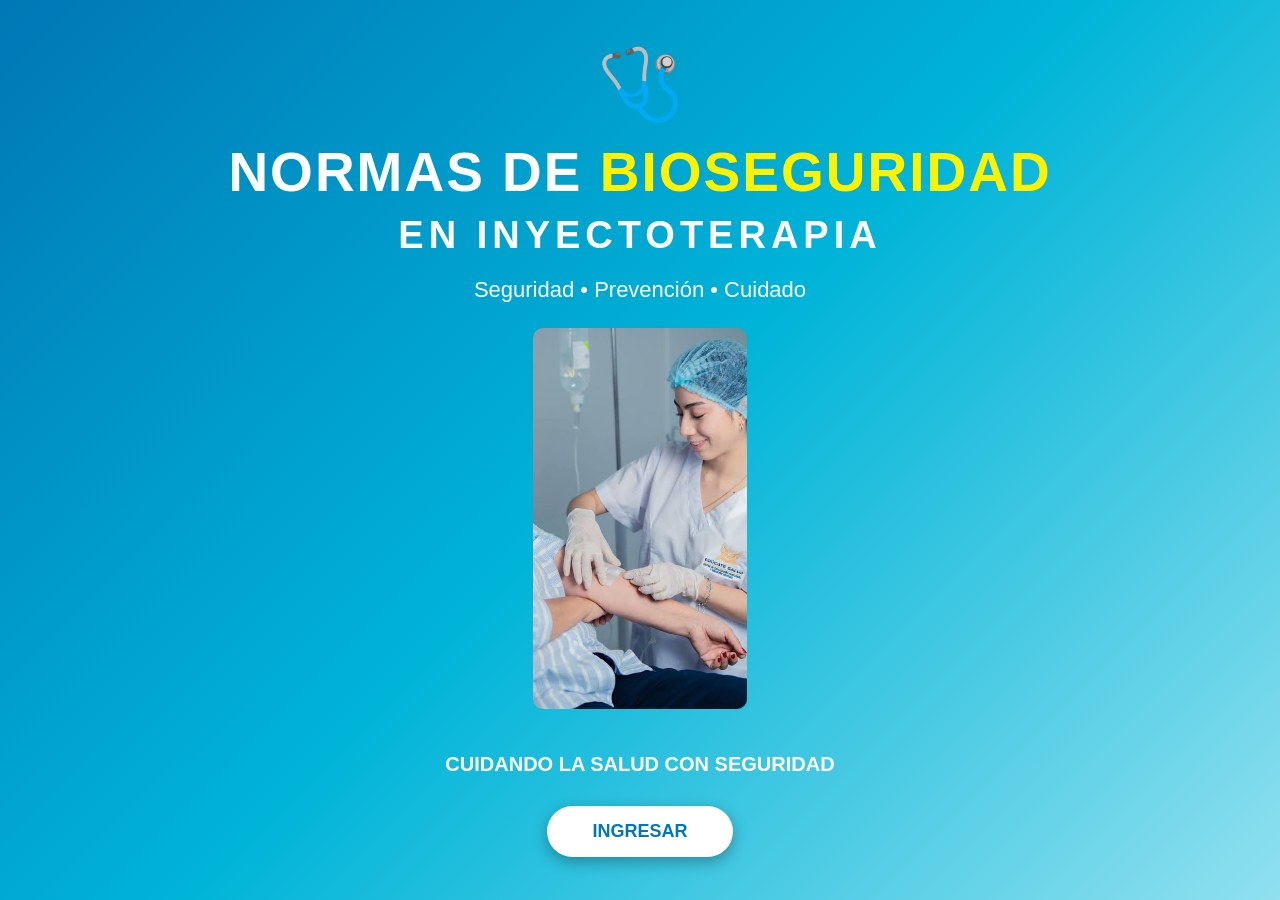
<file: index.html>
<!DOCTYPE html>
<html lang="es">
<head>
    <meta charset="UTF-8">
    <meta name="viewport" content="width=device-width, initial-scale=1.0">
    <title>Normas de Bioseguridad en Inyectoterapia</title>

    <link rel="stylesheet" href="estilos.css">
</head>

<body>

    <section class="portada">

        <div class="contenido">

            <div class="icono">
                🩺
            </div>

            <h1>
                NORMAS DE <span>BIOSEGURIDAD</span>
            </h1>

            <h2>
                EN INYECTOTERAPIA
            </h2>

            <p>
                Seguridad • Prevención • Cuidado
            </p>

            <div class="imagen">
    <img src="img/inyeccion.jpeg" alt="Inyectoterapia">
</div>

            <h3>
                CUIDANDO LA SALUD CON SEGURIDAD
            </h3>

            <button onclick="location.href='inicio.html'">
             INGRESAR
            </button>

        </div>

    </section>

</body>
</html>
</file>
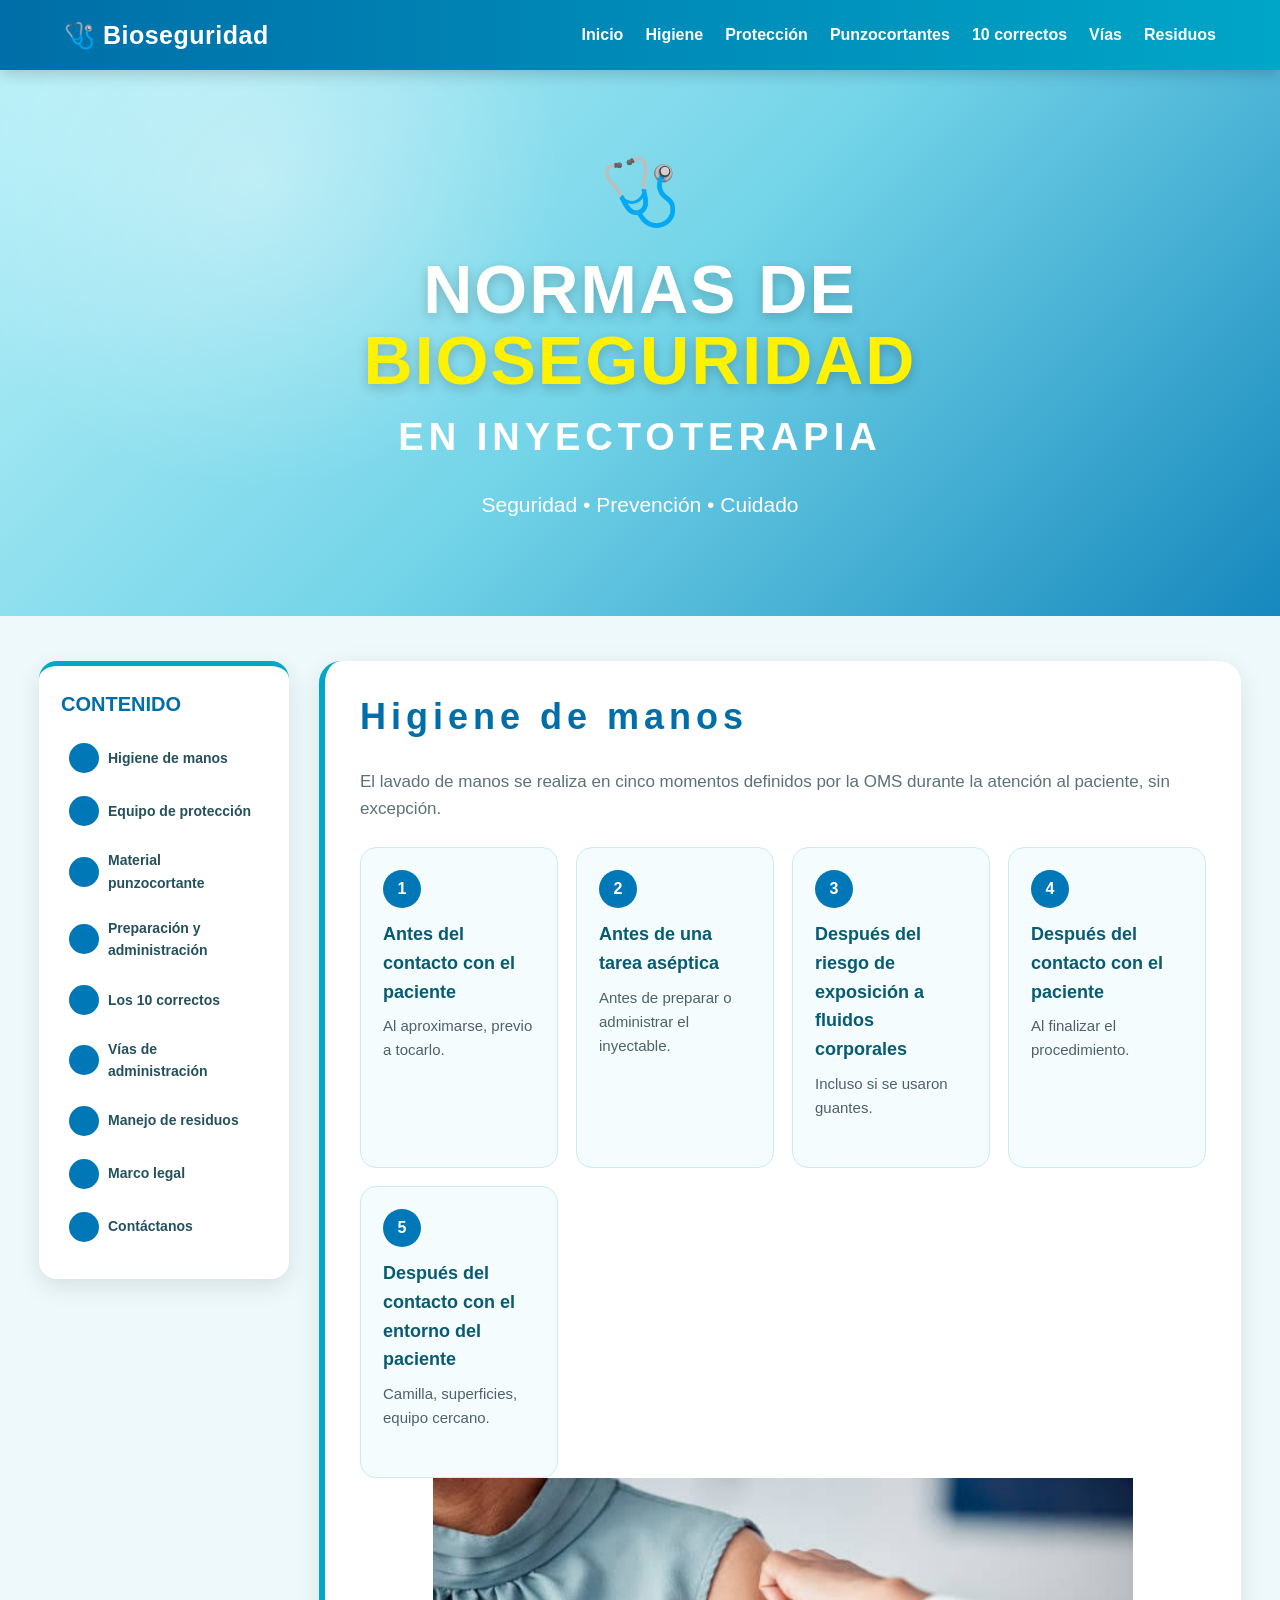
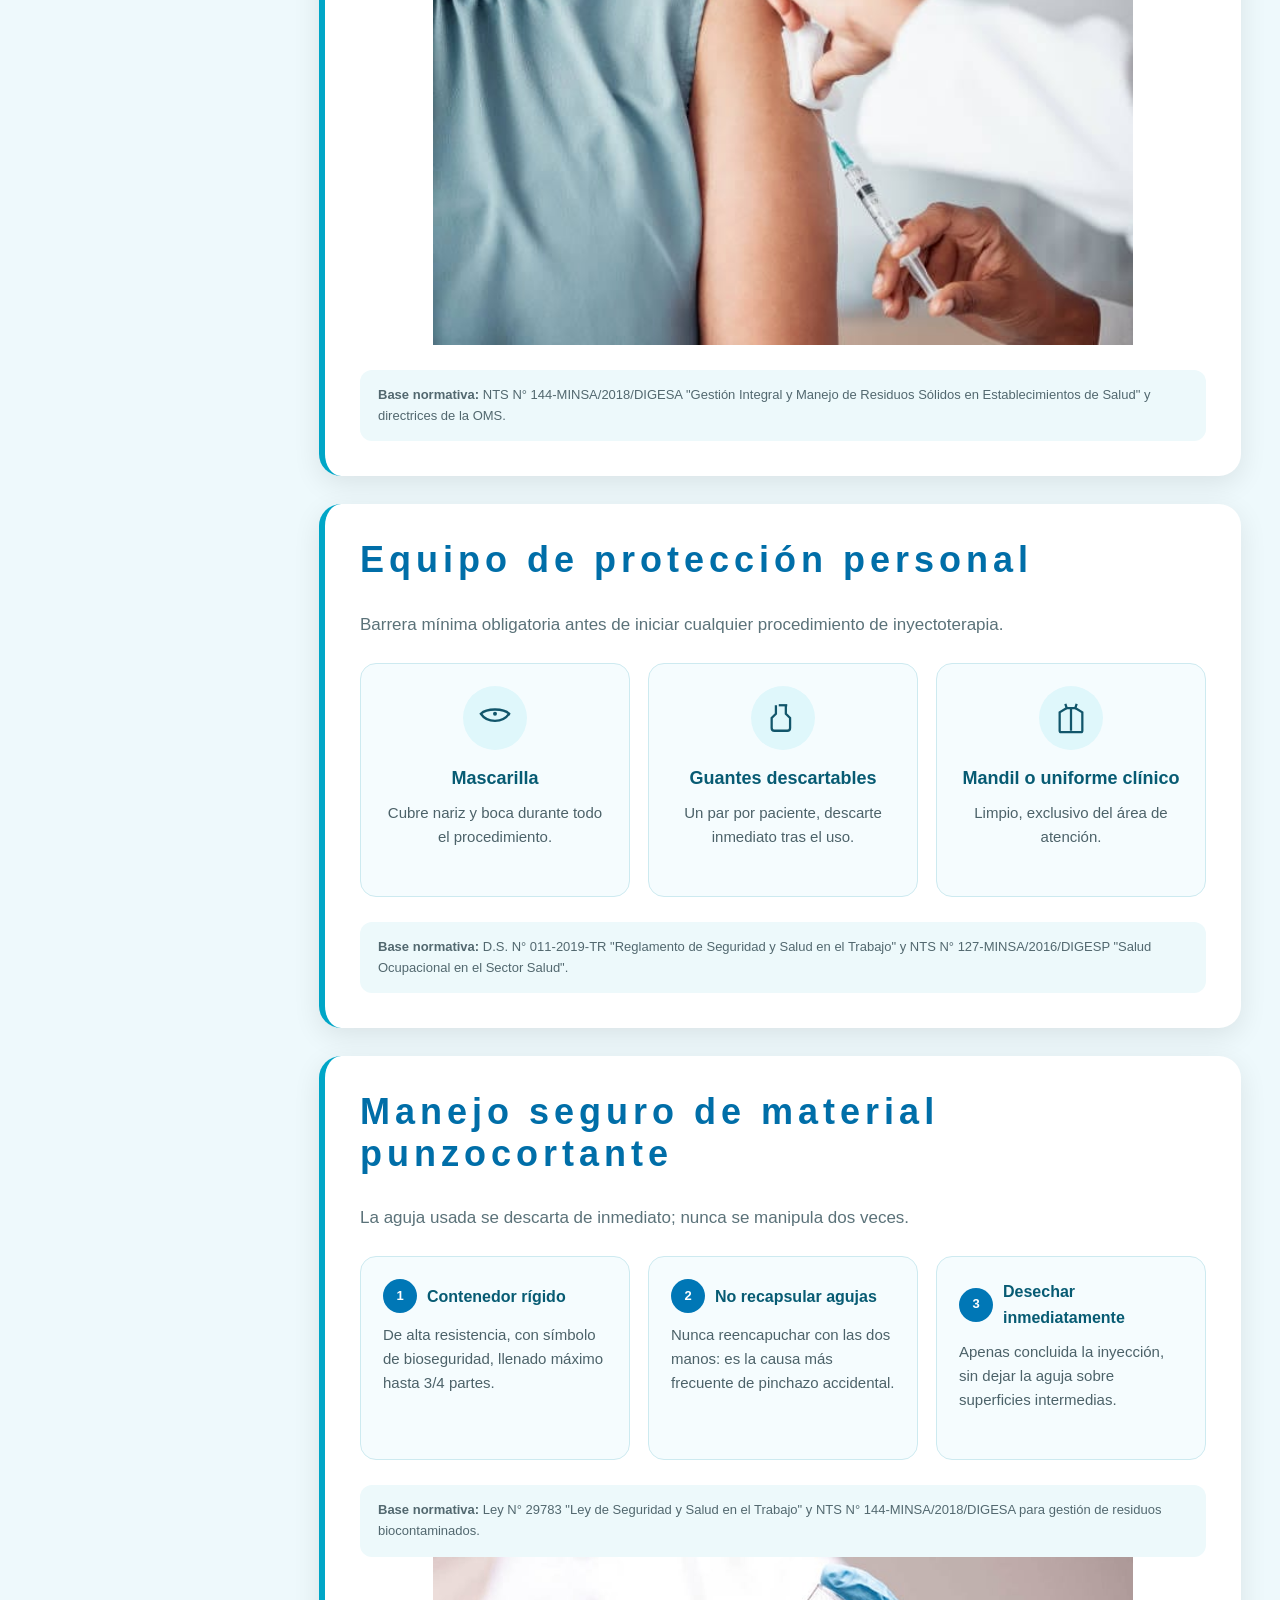
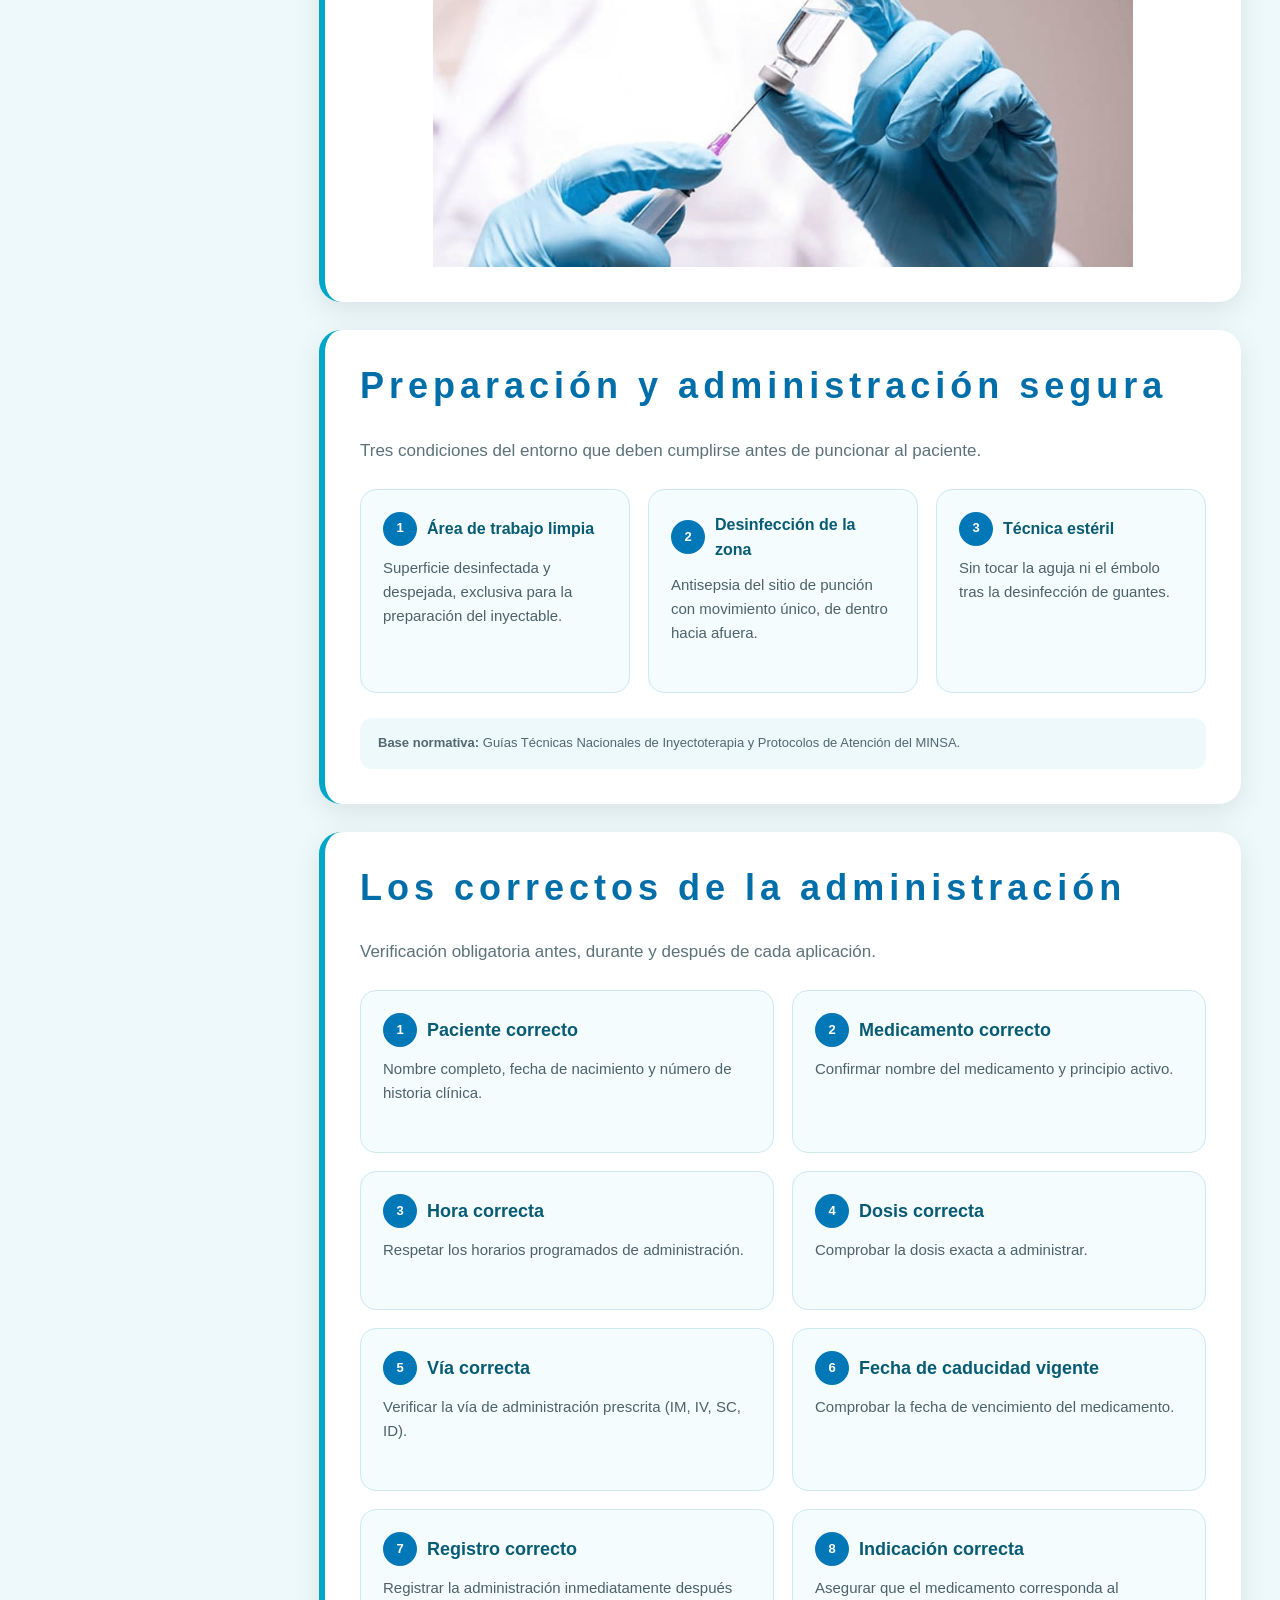
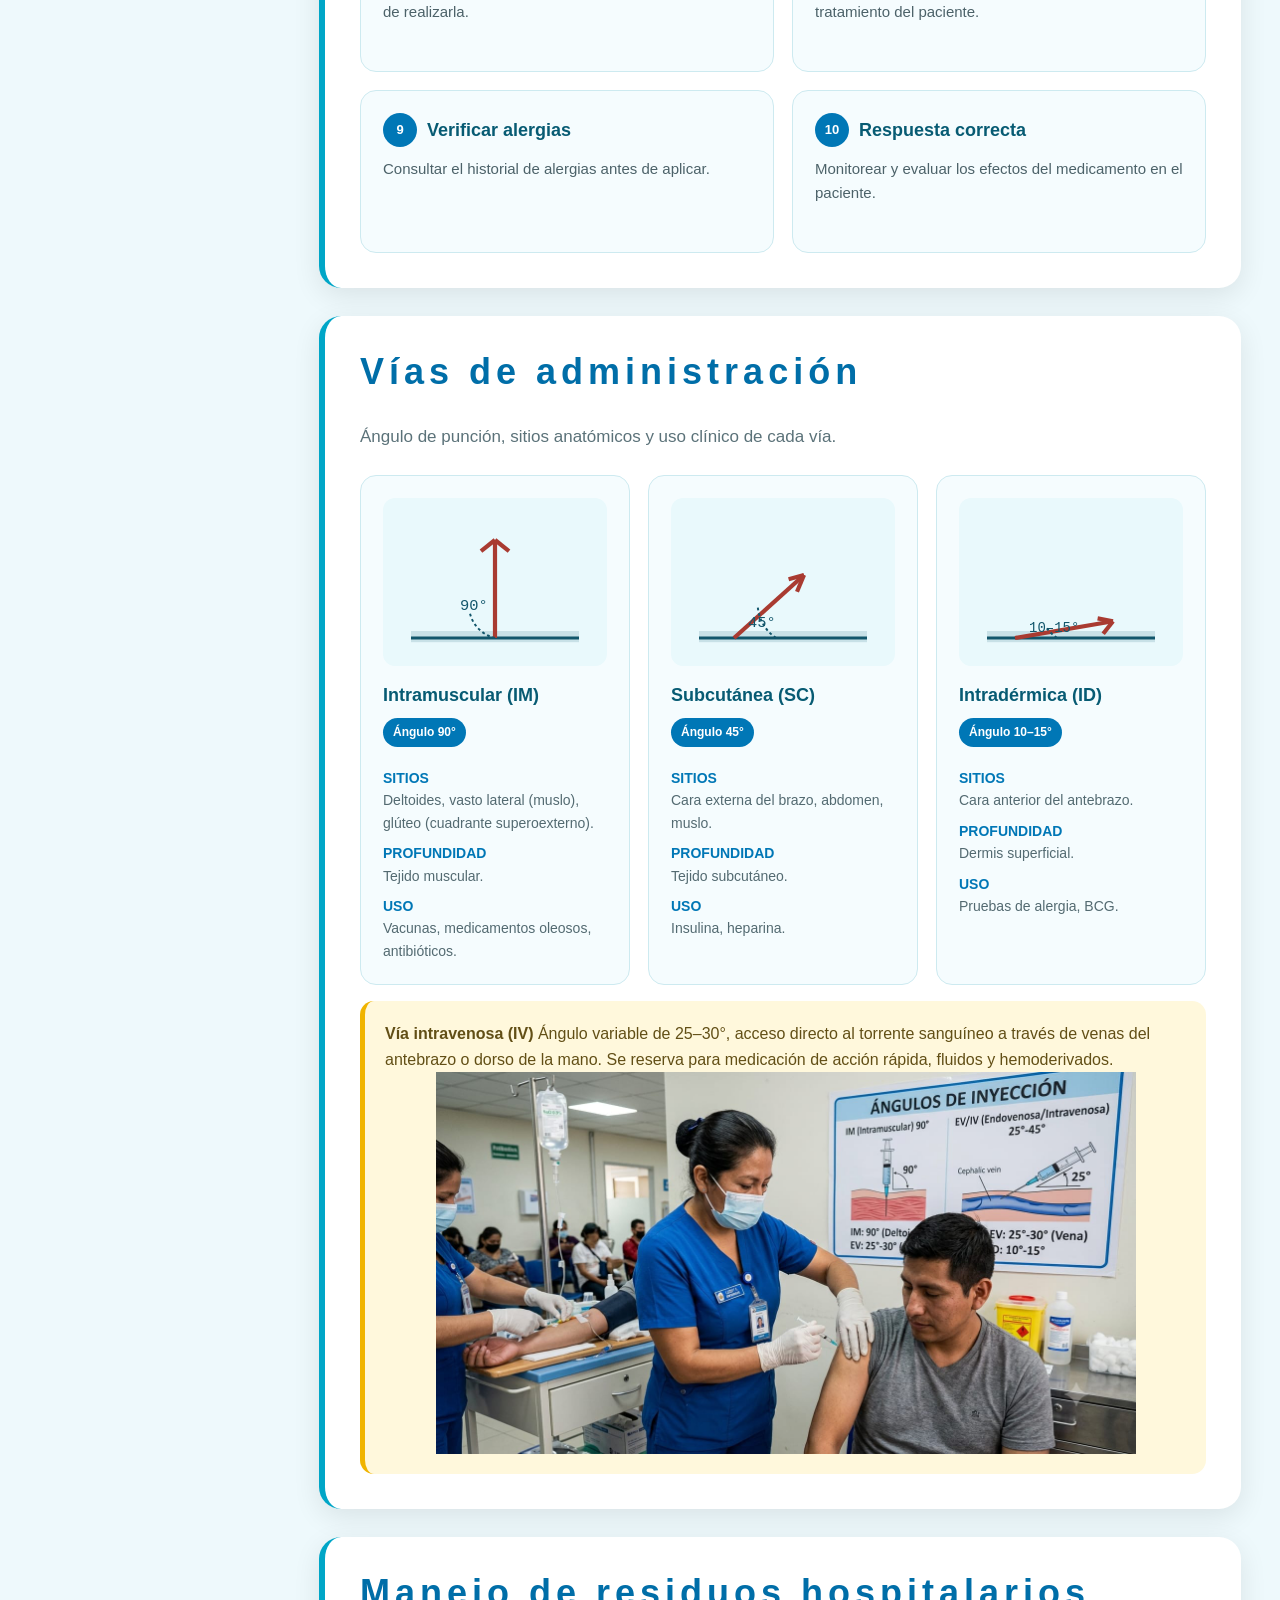
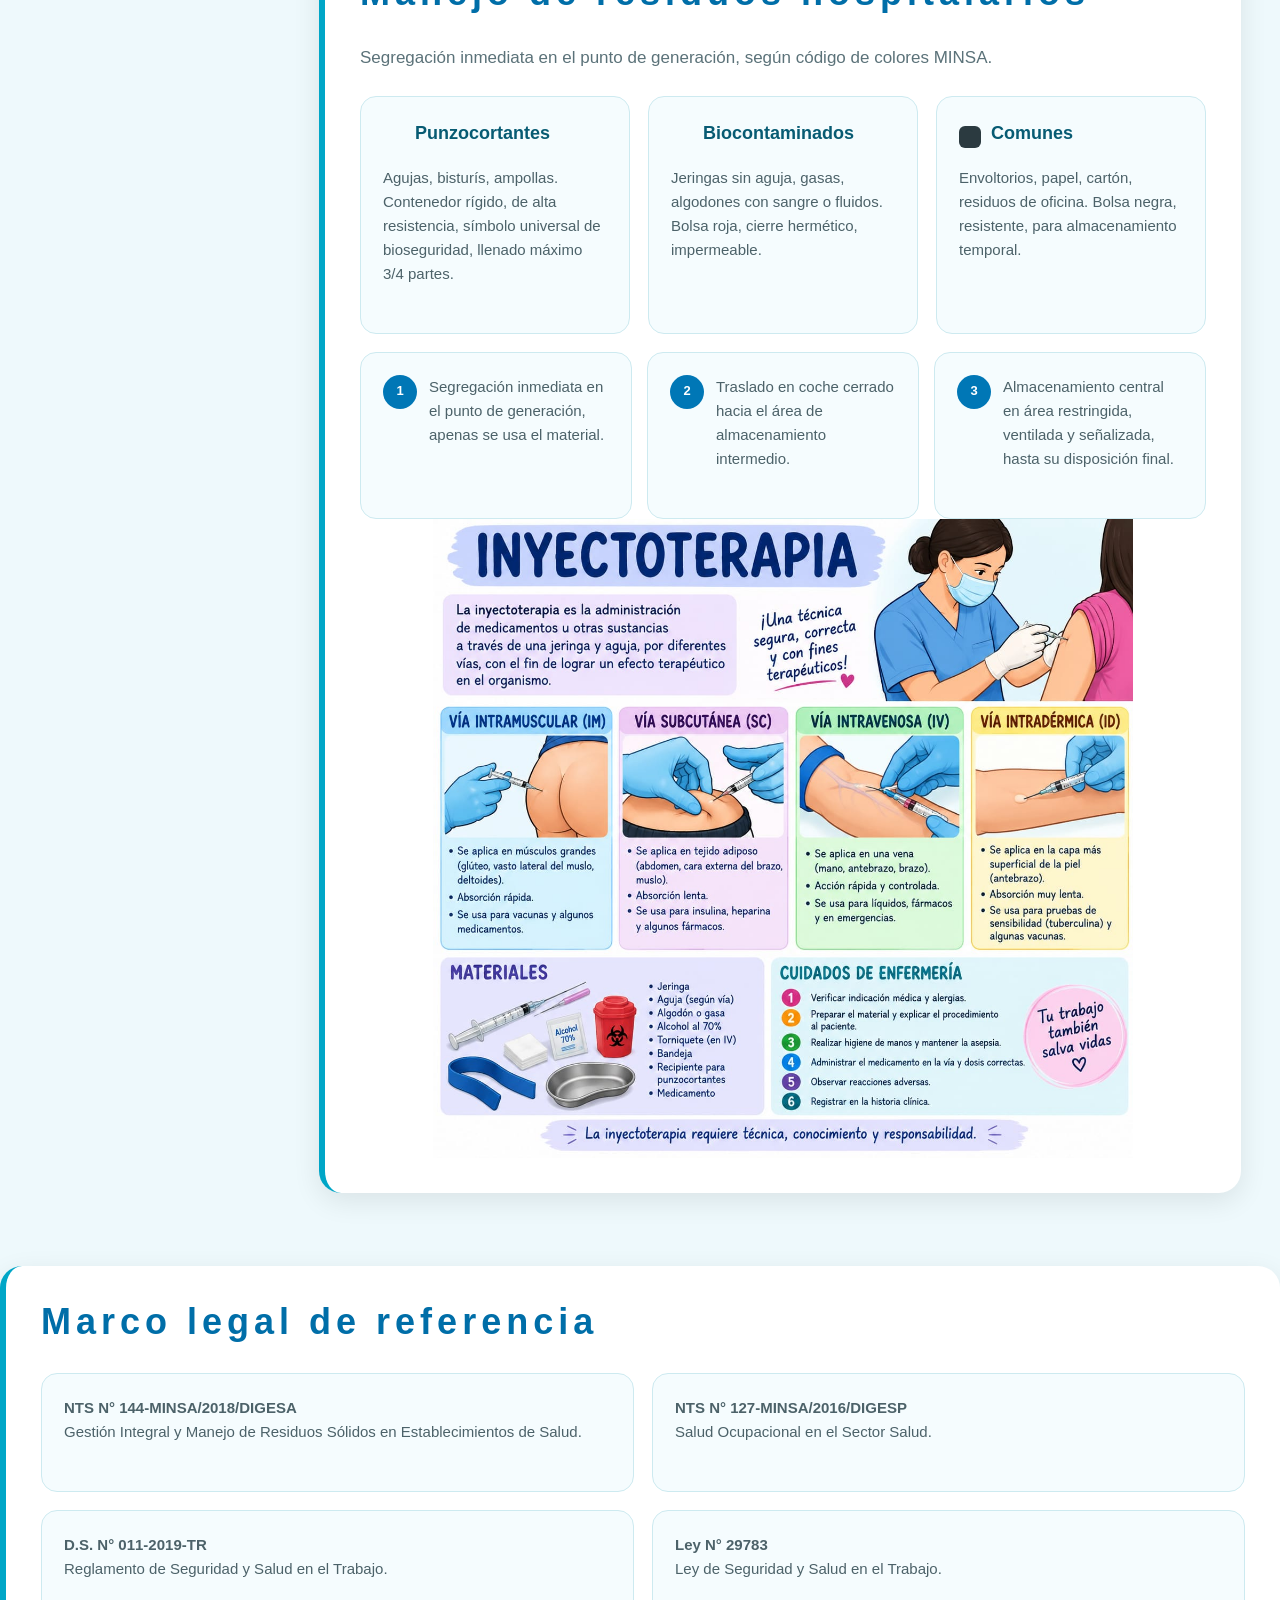
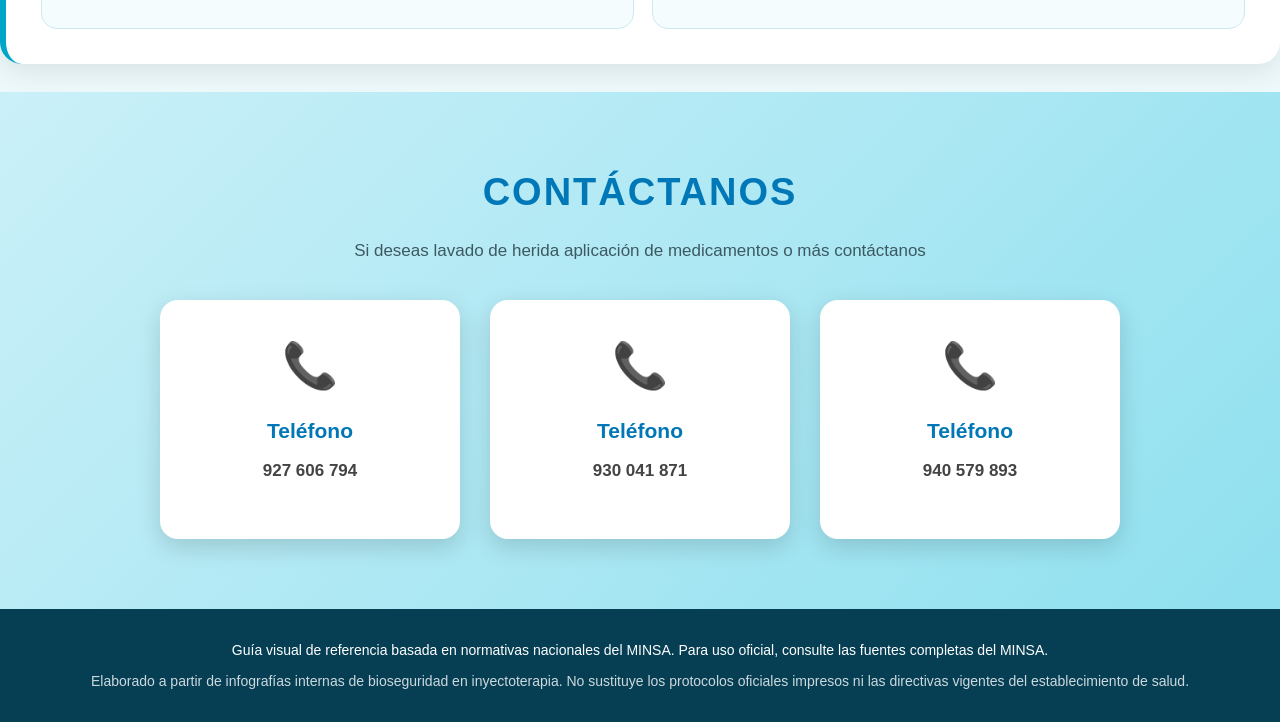
<file: inicio.html>
<!DOCTYPE html>
<html lang="es">
<head>
  <meta charset="UTF-8">
  <meta name="viewport" content="width=device-width, initial-scale=1.0">
  <title>Normas de Bioseguridad en Inyectoterapia</title>
  <link rel="stylesheet" href="estilos.css">
  <style>
    * {
      margin: 0;
      padding: 0;
      box-sizing: border-box;
    }

    html {
      scroll-behavior: smooth;
    }

    body {
      font-family: Arial, Helvetica, sans-serif;
      background: #eef9fc;
      color: #18343d;
      line-height: 1.6;
    }

    /* MENÚ */
    .top-menu {
      position: sticky;
      top: 0;
      z-index: 2000;
      background: linear-gradient(90deg, #006ea8, #00a6c7);
      padding: 15px 5%;
      display: flex;
      justify-content: space-between;
      align-items: center;
      box-shadow: 0 4px 15px rgba(0,0,0,.18);
    }

    .top-logo {
      color: white;
      font-size: 25px;
      font-weight: 800;
      letter-spacing: .5px;
    }

    .top-menu nav {
      display: flex;
      gap: 22px;
      flex-wrap: wrap;
      justify-content: center;
    }

    .top-menu a {
      color: white;
      text-decoration: none;
      font-weight: 700;
      transition: .25s;
    }

    .top-menu a:hover {
      color: #fff200;
      transform: translateY(-2px);
    }

    /* PORTADA INTERNA */
    .hero {
      min-height: 360px;
      padding: 70px 20px;
      display: flex;
      justify-content: center;
      align-items: center;
      text-align: center;
      background:
        radial-gradient(circle at 20% 20%, rgba(255,255,255,.35), transparent 28%),
        linear-gradient(135deg, #b8f0f8, #73d4e8, #1688bd);
      color: white;
    }

    .hero-box {
      max-width: 950px;
      animation: aparecer 1s ease;
    }

    .hero-icon {
      font-size: 65px;
      margin-bottom: 10px;
    }

    .hero h1 {
      font-size: clamp(38px, 6vw, 68px);
      line-height: 1.05;
      letter-spacing: 2px;
      text-shadow: 0 4px 12px rgba(0,0,0,.2);
    }

    .hero h1 span {
      color: #fff200;
    }

    .hero p {
      margin-top: 18px;
      font-size: 21px;
      font-weight: 500;
    }

    @keyframes aparecer {
      from { opacity: 0; transform: translateY(25px); }
      to { opacity: 1; transform: translateY(0); }
    }

    /* CONTENIDO */
    .shell {
      max-width: 1250px;
      margin: 0 auto;
      padding: 45px 24px;
      display: grid;
      grid-template-columns: 250px 1fr;
      gap: 30px;
    }

    .toc {
      position: sticky;
      top: 92px;
      align-self: start;
      background: white;
      border-radius: 18px;
      padding: 22px;
      box-shadow: 0 8px 25px rgba(0,0,0,.10);
      border-top: 5px solid #00a6c7;
    }

    .toc-title {
      color: #006ea8;
      font-size: 20px;
      font-weight: 900;
      margin-bottom: 15px;
    }

    .toc ol {
      list-style: none;
    }

    .toc li {
      margin: 7px 0;
    }

    .toc a {
      display: flex;
      align-items: center;
      gap: 9px;
      color: #24515c;
      text-decoration: none;
      font-size: 14px;
      font-weight: 700;
      padding: 8px;
      border-radius: 9px;
      transition: .25s;
    }

    .toc a:hover {
      background: #e4f8fc;
      color: #0077b6;
      transform: translateX(4px);
    }

    .n, .idx, .num {
      display: inline-flex;
      align-items: center;
      justify-content: center;
      background: #0077b6;
      color: white;
      border-radius: 50%;
      font-weight: 800;
    }

    .toc .n {
      min-width: 30px;
      height: 30px;
      font-size: 11px;
    }

    main {
      min-width: 0;
    }

    .block {
      background: white;
      margin-bottom: 28px;
      padding: 35px;
      border-radius: 22px;
      box-shadow: 0 8px 28px rgba(0,0,0,.09);
      border-left: 6px solid #00a6c7;
      scroll-margin-top: 100px;
    }

    .block-head {
      display: flex;
      align-items: center;
      gap: 14px;
      margin-bottom: 10px;
    }

    .idx {
      width: 45px;
      height: 45px;
      font-size: 14px;
      flex-shrink: 0;
    }

    .block h2 {
      color: #006ea8;
      font-size: clamp(25px, 3vw, 36px);
      line-height: 1.15;
    }

    .block-sub {
      color: #5b7279;
      font-size: 17px;
      margin-bottom: 25px;
    }

    .moments, .cards, .correctos-grid, .via-grid, .residuos-grid, .ppe-row {
      display: grid;
      gap: 18px;
    }

    .moments {
      grid-template-columns: repeat(auto-fit, minmax(190px, 1fr));
    }

    .moment, .card, .correcto, .ppe-item, .via-card, .bin-card, .flow-step {
      background: #f5fcfe;
      border: 1px solid #cdeaf0;
      border-radius: 16px;
      padding: 22px;
      transition: .25s;
    }

    .moment:hover, .card:hover, .correcto:hover, .ppe-item:hover, .via-card:hover, .bin-card:hover {
      transform: translateY(-5px);
      box-shadow: 0 10px 24px rgba(0,119,182,.12);
      border-color: #66cbdc;
    }

    .moment::before {
      content: attr(data-n);
      display: flex;
      width: 38px;
      height: 38px;
      align-items: center;
      justify-content: center;
      margin-bottom: 12px;
      border-radius: 50%;
      background: #0077b6;
      color: white;
      font-weight: 900;
    }

    .moment h3, .ppe-item h3, .card h3, .correcto h3, .via-card h3, .bin-card h3 {
      color: #075b73;
      margin-bottom: 8px;
      font-size: 18px;
    }

    .moment p, .ppe-item p, .card p, .correcto p, .via-card p, .bin-card p, .flow-step p {
      color: #4c6269;
      font-size: 15px;
    }

    .ppe-row {
      grid-template-columns: repeat(3, 1fr);
    }

    .ppe-item {
      text-align: center;
    }

    .ic {
      width: 64px;
      height: 64px;
      margin: 0 auto 14px;
      display: flex;
      align-items: center;
      justify-content: center;
      border-radius: 50%;
      background: #dff7fb;
      font-size: 32px;
    }

    .cards.cols-3 {
      grid-template-columns: repeat(3, 1fr);
    }

    .cards.cols-2 {
      grid-template-columns: repeat(2, 1fr);
    }

    .k {
      display: flex;
      align-items: center;
      gap: 10px;
      color: #075b73;
      font-weight: 800;
      margin-bottom: 10px;
    }

    .card .num, .correcto .num, .flow-step .num {
      width: 34px;
      height: 34px;
      font-size: 13px;
      flex-shrink: 0;
    }

    .correctos-grid {
      grid-template-columns: repeat(2, 1fr);
    }

    .correcto .k h3 {
      margin: 0;
    }

    .via-grid {
      grid-template-columns: repeat(3, 1fr);
    }

    .via-card {
      overflow: hidden;
    }

    .diagram {
      min-height: 130px;
      display: flex;
      align-items: center;
      justify-content: center;
      background: #e9f9fc;
      border-radius: 12px;
      margin-bottom: 15px;
    }

    .angle-tag {
      display: inline-block;
      background: #0077b6;
      color: white;
      padding: 5px 10px;
      border-radius: 20px;
      font-size: 12px;
      font-weight: 800;
      margin-bottom: 12px;
    }

    dl {
      font-size: 14px;
    }

    dt {
      color: #0077b6;
      font-weight: 900;
      margin-top: 8px;
    }

    dd {
      margin-left: 0;
      color: #536a71;
    }

    .callout {
      padding: 20px;
      border-radius: 14px;
      background: #fff8dc;
      border-left: 5px solid #f0b400;
      color: #624f16;
    }

    .residuos-grid {
      grid-template-columns: repeat(3, 1fr);
    }

    .bin-top {
      display: flex;
      align-items: center;
      gap: 10px;
      margin-bottom: 10px;
    }

    .bin-swatch {
      width: 22px;
      height: 22px;
      border-radius: 6px;
      display: inline-block;
    }

    .flow-steps {
      display: grid;
      grid-template-columns: repeat(3, 1fr);
      gap: 15px;
      margin-top: 18px;
    }

    .flow-step {
      display: flex;
      gap: 12px;
      align-items: flex-start;
    }

    .basis {
      margin-top: 25px;
      padding: 15px 18px;
      background: #edf9fb;
      border-radius: 12px;
      color: #52686f;
      font-size: 13px;
    }

    footer {
      background: #063f54;
      color: white;
      text-align: center;
      padding: 30px 20px;
      font-size: 14px;
    }

    footer .fuentes {
      margin-top: 8px;
      opacity: .8;
    }

    @media (max-width: 900px) {
      .top-menu {
        flex-direction: column;
        gap: 12px;
      }

      .shell {
        grid-template-columns: 1fr;
      }

      .toc {
        position: static;
      }

      .ppe-row, .cards.cols-3, .via-grid, .residuos-grid, .flow-steps {
        grid-template-columns: 1fr;
      }

      .correctos-grid, .cards.cols-2 {
        grid-template-columns: 1fr;
      }
    }

    @media (max-width: 600px) {
      .top-menu nav {
        gap: 10px;
      }

      .top-menu nav a {
        font-size: 13px;
      }

      .shell {
        padding: 25px 14px;
      }

      .block {
        padding: 22px 18px;
      }

      .hero {
        min-height: 300px;
      }
    }
    
  </style>
</head>

<body>

  <header class="top-menu">
    <div class="top-logo">🩺 Bioseguridad</div>
    <nav>
      <a href="#inicio">Inicio</a>
      <a href="#higiene">Higiene</a>
      <a href="#epp">Protección</a>
      <a href="#punzocortante">Punzocortantes</a>
      <a href="#correctos">10 correctos</a>
      <a href="#vias">Vías</a>
      <a href="#residuos">Residuos</a>
    </nav>
  </header>

  <section class="hero" id="inicio">
    <div class="hero-box">
      <div class="hero-icon">🩺</div>
      <h1>NORMAS DE <span>BIOSEGURIDAD</span></h1>
      <h2>EN INYECTOTERAPIA</h2>
      <p>Seguridad • Prevención • Cuidado</p>
    </div>
  </section>

  <div class="shell" id="contenido">

  <nav class="toc">
    <div class="toc-title">CONTENIDO</div>
    <ol>
      <li><a href="#higiene"><span class="n"></span>Higiene de manos</a></li>
      <li><a href="#epp"><span class="n"></span>Equipo de protección</a></li>
      <li><a href="#punzocortante"><span class="n"></span>Material punzocortante</a></li>
      <li><a href="#preparacion"><span class="n"></span>Preparación y administración</a></li>
      <li><a href="#correctos"><span class="n"></span>Los 10 correctos</a></li>
      <li><a href="#vias"><span class="n"></span>Vías de administración</a></li>
      <li><a href="#residuos"><span class="n"></span>Manejo de residuos</a></li>
      <li><a href="#fuentes"><span class="n"></span>Marco legal</a></li>
      <li><a href="#contactanos"><span class="n"></span>Contáctanos</a></li>
   
    </ol>
  </nav>

  <main>

    <!-- 01 Higiene de manos -->
    <section class="block" id="higiene">
      <div class="block-head"><h2>Higiene de manos </h2></div>
      <p class="block-sub">El lavado de manos se realiza en cinco momentos definidos por la OMS durante la atención al paciente, sin excepción.</p>

      <div class="moments">
        <div class="moment" data-n="1"><h3>Antes del contacto con el paciente</h3><p>Al aproximarse, previo a tocarlo.</p></div>
        <div class="moment" data-n="2"><h3>Antes de una tarea aséptica</h3><p>Antes de preparar o administrar el inyectable.</p></div>
        <div class="moment" data-n="3"><h3>Después del riesgo de exposición a fluidos corporales</h3><p>Incluso si se usaron guantes.</p></div>
        <div class="moment" data-n="4"><h3>Después del contacto con el paciente</h3><p>Al finalizar el procedimiento.</p></div>
        <div class="moment" data-n="5"><h3>Después del contacto con el entorno del paciente</h3><p>Camilla, superficies, equipo cercano.</p></div>
      </div>
      <img src="img/manos.jpeg" alt="manos" class="imagen-ajustada">
      <div class="basis"><b>Base normativa:</b> NTS N° 144-MINSA/2018/DIGESA "Gestión Integral y Manejo de Residuos Sólidos en Establecimientos de Salud" y directrices de la OMS.</div>
      
    </section>

    <!-- 02 EPP -->
    <section class="block" id="epp">
      <div class="block-head"><h2>Equipo de protección personal</h2></div>
      <p class="block-sub">Barrera mínima obligatoria antes de iniciar cualquier procedimiento de inyectoterapia.</p>

      <div class="ppe-row">
        <div class="ppe-item">
          <div class="ic">
            <svg width="34" height="34" viewBox="0 0 24 24" fill="none" stroke="#12566B" stroke-width="1.6"><path d="M2 9c2-2 5-3 10-3s8 1 10 3c-2 3-6 5-10 5S4 12 2 9z"/><circle cx="12" cy="9" r="1.4" fill="#12566B" stroke="none"/></svg>
          </div>
          <h3>Mascarilla</h3>
          <p>Cubre nariz y boca durante todo el procedimiento.</p>
        </div>
        <div class="ppe-item">
          <div class="ic">
            <svg width="34" height="34" viewBox="0 0 24 24" fill="none" stroke="#12566B" stroke-width="1.6"><path d="M7 3v6l-3 3v7a2 2 0 002 2h9a2 2 0 002-2v-7l-3-3V3"/><path d="M9 3h6"/></svg>
          </div>
          <h3>Guantes descartables</h3>
          <p>Un par por paciente, descarte inmediato tras el uso.</p>
        </div>
        <div class="ppe-item">
          <div class="ic">
            <svg width="34" height="34" viewBox="0 0 24 24" fill="none" stroke="#12566B" stroke-width="1.6"><path d="M8 2l1 3h6l1-3"/><path d="M9 5L4 8v13a1 1 0 001 1h14a1 1 0 001-1V8l-5-3"/><path d="M12 5v16"/></svg>
          </div>
          <h3>Mandil o uniforme clínico</h3>
          <p>Limpio, exclusivo del área de atención.</p>
        </div>
      </div>

      <div class="basis"><b>Base normativa:</b> D.S. N° 011-2019-TR "Reglamento de Seguridad y Salud en el Trabajo" y NTS N° 127-MINSA/2016/DIGESP "Salud Ocupacional en el Sector Salud".</div>
    </section>

    <!-- 03 Punzocortante -->
    <section class="block" id="punzocortante">
      <div class="block-head"><h2>Manejo seguro de material punzocortante</h2></div>
      <p class="block-sub">La aguja usada se descarta de inmediato; nunca se manipula dos veces.</p>

      <div class="cards cols-3">
        <div class="card">
          <div class="k"><span class="num">1</span>Contenedor rígido</div>
          <p>De alta resistencia, con símbolo de bioseguridad, llenado máximo hasta 3/4 partes.</p>
        </div>
        <div class="card">
          <div class="k"><span class="num">2</span>No recapsular agujas</div>
          <p>Nunca reencapuchar con las dos manos: es la causa más frecuente de pinchazo accidental.</p>
        </div>
        <div class="card">
          <div class="k"><span class="num">3</span>Desechar inmediatamente</div>
          <p>Apenas concluida la inyección, sin dejar la aguja sobre superficies intermedias.</p>
        </div>
      </div>

      <div class="basis"><b>Base normativa:</b> Ley N° 29783 "Ley de Seguridad y Salud en el Trabajo" y NTS N° 144-MINSA/2018/DIGESA para gestión de residuos biocontaminados.</div>
      <img src="img/material.jpeg" alt="material" class="imagen-ajustada">
    </section>

    <!-- 04 Preparacion -->
    <section class="block" id="preparacion">
      <div class="block-head"><h2>Preparación y administración segura</h2></div>
      <p class="block-sub">Tres condiciones del entorno que deben cumplirse antes de puncionar al paciente.</p>

      <div class="cards cols-3">
        <div class="card">
          <div class="k"><span class="num">1</span>Área de trabajo limpia</div>
          <p>Superficie desinfectada y despejada, exclusiva para la preparación del inyectable.</p>
        </div>
        <div class="card">
          <div class="k"><span class="num">2</span>Desinfección de la zona</div>
          <p>Antisepsia del sitio de punción con movimiento único, de dentro hacia afuera.</p>
        </div>
        <div class="card">
          <div class="k"><span class="num">3</span>Técnica estéril</div>
          <p>Sin tocar la aguja ni el émbolo tras la desinfección de guantes.</p>
        </div>
      </div>

      <div class="basis"><b>Base normativa:</b> Guías Técnicas Nacionales de Inyectoterapia y Protocolos de Atención del MINSA.</div>
    </section>

    <!-- 05 Los 10 correctos -->
    <section class="block" id="correctos">
      <div class="block-head"><h2>Los correctos de la administración</h2></div>
      <p class="block-sub">Verificación obligatoria antes, durante y después de cada aplicación.</p>

      <div class="correctos-grid">
        <div class="correcto"><div class="k"><span class="num">1</span><h3>Paciente correcto</h3></div><p>Nombre completo, fecha de nacimiento y número de historia clínica.</p></div>
        <div class="correcto"><div class="k"><span class="num">2</span><h3>Medicamento correcto</h3></div><p>Confirmar nombre del medicamento y principio activo.</p></div>
        <div class="correcto"><div class="k"><span class="num">3</span><h3>Hora correcta</h3></div><p>Respetar los horarios programados de administración.</p></div>
        <div class="correcto"><div class="k"><span class="num">4</span><h3>Dosis correcta</h3></div><p>Comprobar la dosis exacta a administrar.</p></div>
        <div class="correcto"><div class="k"><span class="num">5</span><h3>Vía correcta</h3></div><p>Verificar la vía de administración prescrita (IM, IV, SC, ID).</p></div>
        <div class="correcto"><div class="k"><span class="num">6</span><h3>Fecha de caducidad vigente</h3></div><p>Comprobar la fecha de vencimiento del medicamento.</p></div>
        <div class="correcto"><div class="k"><span class="num">7</span><h3>Registro correcto</h3></div><p>Registrar la administración inmediatamente después de realizarla.</p></div>
        <div class="correcto"><div class="k"><span class="num">8</span><h3>Indicación correcta</h3></div><p>Asegurar que el medicamento corresponda al tratamiento del paciente.</p></div>
        <div class="correcto"><div class="k"><span class="num">9</span><h3>Verificar alergias</h3></div><p>Consultar el historial de alergias antes de aplicar.</p></div>
        <div class="correcto"><div class="k"><span class="num">10</span><h3>Respuesta correcta</h3></div><p>Monitorear y evaluar los efectos del medicamento en el paciente.</p></div>
      </div>
    </section>

    <!-- 06 Vias -->
    <section class="block" id="vias">
      <div class="block-head"><h2>Vías de administración</h2></div>
      <p class="block-sub">Ángulo de punción, sitios anatómicos y uso clínico de cada vía.</p>

      <div class="via-grid">
        <div class="via-card">
          <div class="diagram">
            <svg viewBox="0 0 160 120" xmlns="http://www.w3.org/2000/svg">
              <line x1="20" y1="100" x2="140" y2="100" stroke="#12566B" stroke-width="2"/>
              <rect x="20" y="95" width="120" height="8" fill="#12566B" opacity="0.15"/>
              <line x1="80" y1="100" x2="80" y2="30" stroke="#A93B31" stroke-width="3"/>
              <line x1="80" y1="30" x2="70" y2="38" stroke="#A93B31" stroke-width="3"/>
              <line x1="80" y1="30" x2="90" y2="38" stroke="#A93B31" stroke-width="3"/>
              <path d="M80 100 A 24 24 0 0 1 62 82" fill="none" stroke="#12566B" stroke-width="1.4" stroke-dasharray="2 2"/>
              <text x="55" y="80" font-size="11" fill="#12566B" font-family="monospace">90°</text>
            </svg>
          </div>
          <div class="body">
            <h3>Intramuscular (IM)</h3>
            <span class="angle-tag">Ángulo 90°</span>
            <dl>
              <dt>SITIOS</dt><dd>Deltoides, vasto lateral (muslo), glúteo (cuadrante superoexterno).</dd>
              <dt>PROFUNDIDAD</dt><dd>Tejido muscular.</dd>
              <dt>USO</dt><dd>Vacunas, medicamentos oleosos, antibióticos.</dd>
            </dl>
          </div>
        </div>

        <div class="via-card">
          <div class="diagram">
            <svg viewBox="0 0 160 120" xmlns="http://www.w3.org/2000/svg">
              <line x1="20" y1="100" x2="140" y2="100" stroke="#12566B" stroke-width="2"/>
              <rect x="20" y="95" width="120" height="8" fill="#12566B" opacity="0.15"/>
              <line x1="45" y1="100" x2="95" y2="55" stroke="#A93B31" stroke-width="3"/>
              <line x1="95" y1="55" x2="84" y2="58" stroke="#A93B31" stroke-width="3"/>
              <line x1="95" y1="55" x2="90" y2="67" stroke="#A93B31" stroke-width="3"/>
              <path d="M75 100 A 30 30 0 0 1 62 78" fill="none" stroke="#12566B" stroke-width="1.4" stroke-dasharray="2 2"/>
              <text x="55" y="92" font-size="11" fill="#12566B" font-family="monospace">45°</text>
            </svg>
          </div>
          <div class="body">
            <h3>Subcutánea (SC)</h3>
            <span class="angle-tag">Ángulo 45°</span>
            <dl>
              <dt>SITIOS</dt><dd>Cara externa del brazo, abdomen, muslo.</dd>
              <dt>PROFUNDIDAD</dt><dd>Tejido subcutáneo.</dd>
              <dt>USO</dt><dd>Insulina, heparina.</dd>
            </dl>
          </div>
        </div>

        <div class="via-card">
          <div class="diagram">
            <svg viewBox="0 0 160 120" xmlns="http://www.w3.org/2000/svg">
              <line x1="20" y1="100" x2="140" y2="100" stroke="#12566B" stroke-width="2"/>
              <rect x="20" y="95" width="120" height="8" fill="#12566B" opacity="0.15"/>
              <line x1="40" y1="100" x2="110" y2="88" stroke="#A93B31" stroke-width="3"/>
              <line x1="110" y1="88" x2="99" y2="86" stroke="#A93B31" stroke-width="3"/>
              <line x1="110" y1="88" x2="103" y2="97" stroke="#A93B31" stroke-width="3"/>
              <path d="M70 100 A 32 32 0 0 1 62 92" fill="none" stroke="#12566B" stroke-width="1.4" stroke-dasharray="2 2"/>
              <text x="50" y="96" font-size="10" fill="#12566B" font-family="monospace">10–15°</text>
            </svg>
          </div>
          <div class="body">
            <h3>Intradérmica (ID)</h3>
            <span class="angle-tag">Ángulo 10–15°</span>
            <dl>
              <dt>SITIOS</dt><dd>Cara anterior del antebrazo.</dd>
              <dt>PROFUNDIDAD</dt><dd>Dermis superficial.</dd>
              <dt>USO</dt><dd>Pruebas de alergia, BCG.</dd>
            </dl>
          </div>
        </div>
      </div>

      <div class="callout amber" style="margin-top:16px;">
        <div>
          <strong>Vía intravenosa (IV)</strong>
          Ángulo variable de 25–30°, acceso directo al torrente sanguíneo a través de venas del antebrazo o dorso de la mano. Se reserva para medicación de acción rápida, fluidos y hemoderivados.
        </div>
    <img src="img/angulo.jpeg" alt="Angulo" class="imagen-ajustada">
    </section>
    


    <!-- 07 Residuos -->
    <section class="block" id="residuos">
      <div class="block-head"><h2>Manejo de residuos hospitalarios</h2></div>
      <p class="block-sub">Segregación inmediata en el punto de generación, según código de colores MINSA.</p>

      <div class="residuos-grid">
        <div class="bin-card">
          <div class="bin-top"><span class="bin-swatch" style="background:var(--yellow-bin);"></span><h3>Punzocortantes</h3></div>
          <p>Agujas, bisturís, ampollas. Contenedor rígido, de alta resistencia, símbolo universal de bioseguridad, llenado máximo 3/4 partes.</p>
        </div>
        <div class="bin-card">
          <div class="bin-top"><span class="bin-swatch" style="background:var(--red);"></span><h3>Biocontaminados</h3></div>
          <p>Jeringas sin aguja, gasas, algodones con sangre o fluidos. Bolsa roja, cierre hermético, impermeable.</p>
        </div>
        <div class="bin-card">
          <div class="bin-top"><span class="bin-swatch" style="background:#2B3A40;"></span><h3>Comunes</h3></div>
          <p>Envoltorios, papel, cartón, residuos de oficina. Bolsa negra, resistente, para almacenamiento temporal.</p>
        </div>
      </div>

      <div class="flow-steps">
        <div class="flow-step"><span class="num">1</span><p>Segregación inmediata en el punto de generación, apenas se usa el material.</p></div>
        <div class="flow-step"><span class="num">2</span><p>Traslado en coche cerrado hacia el área de almacenamiento intermedio.</p></div>
        <div class="flow-step"><span class="num">3</span><p>Almacenamiento central en área restringida, ventilada y señalizada, hasta su disposición final.</p></div>
        </div>
    <img src="img/residuos.jpeg" alt="residuos" class="imagen-ajustada">
      </div>
    </section>

    <!-- 08 Marco legal -->
    <section class="block" id="fuentes">
      <div class="block-head"><h2>Marco legal de referencia</h2></div>
      <div class="cards cols-2">
        <div class="card"><p><b style="color:var(--ink);">NTS N° 144-MINSA/2018/DIGESA</b><br>Gestión Integral y Manejo de Residuos Sólidos en Establecimientos de Salud.</p></div>
        <div class="card"><p><b style="color:var(--ink);">NTS N° 127-MINSA/2016/DIGESP</b><br>Salud Ocupacional en el Sector Salud.</p></div>
        <div class="card"><p><b style="color:var(--ink);">D.S. N° 011-2019-TR</b><br>Reglamento de Seguridad y Salud en el Trabajo.</p></div>
        <div class="card"><p><b style="color:var(--ink);">Ley N° 29783</b><br>Ley de Seguridad y Salud en el Trabajo.</p></div>
      </div>
    </section>

  </main>
  <!-- CONTACTANOS -->
  <section id="contactanos" class="contacto">

    <h2>CONTÁCTANOS</h2>

    <p class="contacto-subtitulo">
        Si deseas lavado  de herida aplicación de medicamentos o más contáctanos
    </p>

    <div class="contacto-contenedor">

        <div class="contacto-card">
            <div class="contacto-icono">📞</div>

            <h3>Teléfono</h3>

            <p>927 606 794</p>
        </div>
        <div class="contacto-card">
            <div class="contacto-icono">📞</div>

            <h3>Teléfono</h3>

            <p>930 041 871</p>
        </div>
        <div class="contacto-card">
            <div class="contacto-icono">📞</div>

            <h3>Teléfono</h3>

            <p>940 579 893</p>
        </div>

    </div>

</section>

  <footer>
    <div>Guía visual de referencia basada en normativas nacionales del MINSA. Para uso oficial, consulte las fuentes completas del MINSA.</div>
    <div class="fuentes">Elaborado a partir de infografías internas de bioseguridad en inyectoterapia. No sustituye los protocolos oficiales impresos ni las directivas vigentes del establecimiento de salud.</div>
  </footer>

</div>

</body>
</html>
</file>
<file: estilos.css>
* {
    margin: 0;
    padding: 0;
    box-sizing: border-box;
}

body {
    font-family: Arial, sans-serif;
}

.portada {
    width: 100%;
    height: 100vh;

    background: linear-gradient(135deg, #0077b6, #00b4d8, #90e0ef);

    display: flex;
    justify-content: center;
    align-items: center;

    text-align: center;
}

.contenido {
    color: white;
}

.icono {
    font-size: 70px;
    margin-bottom: 15px;
}

h1 {
    font-size: 55px;
    letter-spacing: 2px;
    margin-bottom: 10px;
}

h1 span {
    color: #fff200;
}

h2 {
    font-size: 38px;
    letter-spacing: 5px;
    margin-bottom: 20px;
}

p {
    font-size: 22px;
    margin-bottom: 25px;
}

.imagen img {
    max-width: 26%;  
    height: auto;    
    border-radius: 10px;
    margin-bottom: 40px;
}


h3 {
    font-size: 20px;
    margin-bottom: 30px;
}

button {
    background-color: white;
    color: #0077b6;

    border: none;
    padding: 15px 45px;

    font-size: 18px;
    font-weight: bold;

    border-radius: 30px;

    cursor: pointer;

    box-shadow: 0 5px 15px rgba(0, 0, 0, 0.3);

    transition: 0.3s;
}

button:hover {
    background-color: #fff200;
    color: #0077b6;

    transform: scale(1.08);
}

button:hover {
    background-color: #fff200;
    color: #0077b6;
}
.contenido {
    color: white;
    animation: aparecer 1.5s ease;
}

@keyframes aparecer {
    from {
        opacity: 0;
        transform: translateY(30px);
    }

    to {
        opacity: 1;
        transform: translateY(0);
    }
}

/* MENÚ PRINCIPAL */


.menu {
    width: 100%;
    background-color: #0077b6;

    display: flex;
    justify-content: space-between;
    align-items: center;

    padding: 18px 50px;

    position: sticky;
    top: 0;

    z-index: 1000;

    box-shadow: 0 3px 10px rgba(0, 0, 0, 0.2);
}

.logo {
    color: white;
    font-size: 25px;
    font-weight: bold;
}

.menu nav {
    display: flex;
    gap: 25px;
}

.menu nav a {
    color: white;
    text-decoration: none;

    font-size: 16px;
    font-weight: bold;

    transition: 0.3s;
}

.menu nav a:hover {
    color: #fff200;
}




.principal {
    min-height: 500px;

    background: linear-gradient(
        135deg,
        #caf0f8,
        #90e0ef
    );

    display: flex;
    justify-content: center;
    align-items: center;

    text-align: center;

    padding: 50px;
}

.principal h1 {
    color: #0077b6;

    font-size: 50px;

    margin-bottom: 10px;
}

.principal h2 {
    color: #023e8a;

    font-size: 35px;

    margin-bottom: 20px;
}

.principal p {
    color: #333;

    font-size: 20px;

    max-width: 700px;

    margin: auto;

    line-height: 1.6;

    margin-bottom: 30px;
}




.boton {
    display: inline-block;

    background-color: #0077b6;

    color: white;

    text-decoration: none;

    padding: 15px 35px;

    border-radius: 30px;

    font-weight: bold;

    transition: 0.3s;
}

.boton:hover {
    background-color: #023e8a;

    transform: scale(1.05);
}

.imagen-ajustada {
  width: 700px;  
  height: auto;  
  display: block; 
  margin: 0 auto; 
}

/* ============================= */
/* CONTACTANOS */
/* ============================= */

.contacto {
    padding: 70px 10%;

    text-align: center;

    background: linear-gradient(
        135deg,
        #caf0f8,
        #90e0ef
    );
}

.contacto h2 {
    color: #0077b6;

    font-size: 38px;

    margin-bottom: 15px;

    letter-spacing: 2px;
}

.contacto-subtitulo {
    max-width: 700px;

    margin: 0 auto 35px;

    color: #3d5961;

    font-size: 17px;
}

.contacto-contenedor {
    display: flex;

    justify-content: center;

    gap: 30px;

    flex-wrap: wrap;
}

.contacto-card {
    width: 300px;

    background-color: white;

    padding: 30px;

    border-radius: 18px;

    box-shadow: 0 8px 25px rgba(0, 0, 0, 0.15);

    transition: 0.3s;
}

.contacto-card:hover {
    transform: translateY(-8px);

    box-shadow: 0 12px 30px rgba(0, 0, 0, 0.20);
}

.contacto-icono {
    font-size: 45px;

    margin-bottom: 12px;
}

.contacto-card h3 {
    color: #0077b6;

    font-size: 21px;

    margin-bottom: 10px;
}

.contacto-card p {
    color: #444;

    font-size: 17px;

    font-weight: bold;
}
</file>
